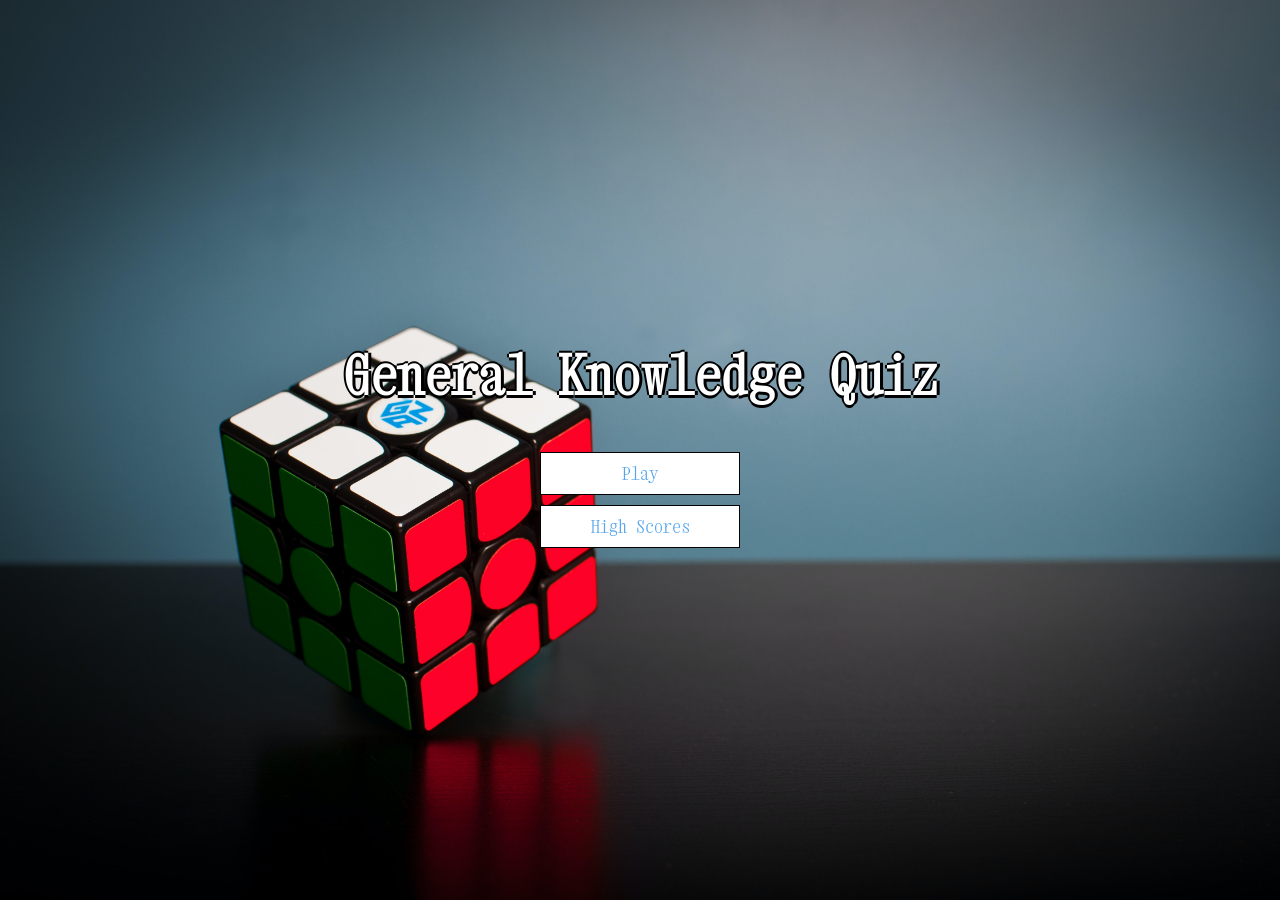
<file: index.html>
<!DOCTYPE html>
<html lang="en">
<head>
    <meta charset="UTF-8">
    <meta name="viewport" content="width=device-width, initial-scale=1.0">
    <title>Quiz Game</title>
    <!-- Favicon -->
    <link rel="apple-touch-icon" sizes="180x180" href="assets/images/favicon/apple-touch-icon.png">
    <link rel="icon" type="image/png" sizes="32x32" href="assets/images/favicon/favicon-32x32.png">
    <link rel="icon" type="image/png" sizes="16x16" href="assets/images/favicon/favicon-16x16.png">
    <!-- Link to external style sheet -->
    <link rel="stylesheet" type="text/css" href="assets/css/style.css" />
</head>
<body>
    <div class="container">
        <div id="home" class="flex-center flex-column">
            <h1>General Knowledge Quiz</h1>
            <a class="btn" href="choices.html">Play</a>
            <a class="btn" href="highscores.html">High Scores</a>

    </div>
    </div>
</body>
</html>
</file>
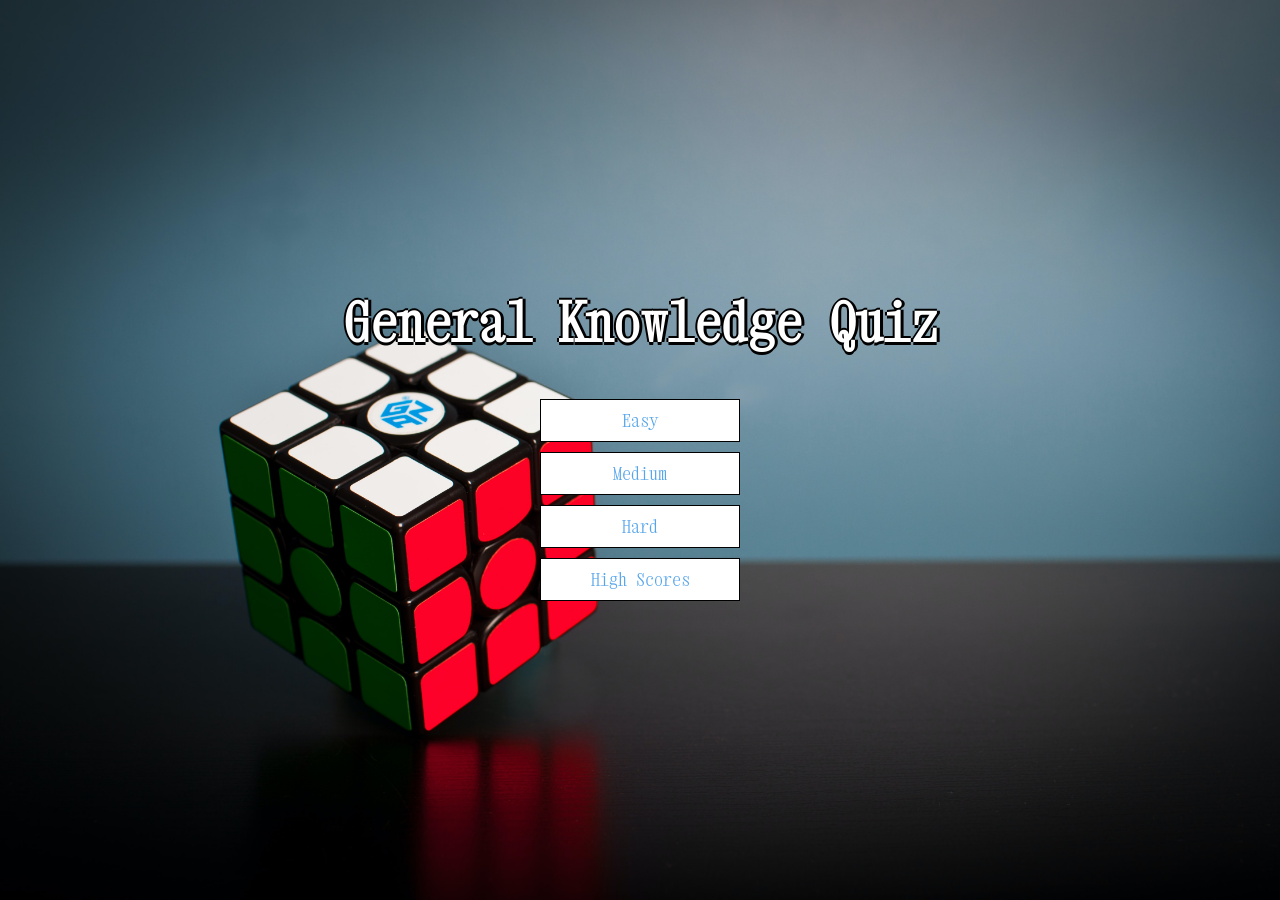
<file: choices.html>
<!DOCTYPE html>
<html lang="en">
<head>
    <meta charset="UTF-8">
    <meta name="viewport" content="width=device-width, initial-scale=1.0">
    <title>Quiz Game</title>
    <!-- Favicon -->
    <link rel="apple-touch-icon" sizes="180x180" href="assets/images/favicon/apple-touch-icon.png">
    <link rel="icon" type="image/png" sizes="32x32" href="assets/images/favicon/favicon-32x32.png">
    <link rel="icon" type="image/png" sizes="16x16" href="assets/images/favicon/favicon-16x16.png">
    <!-- Link to external style sheet -->
    <link rel="stylesheet" type="text/css" href="assets/css/style.css" />
</head>
<body>
    <div class="container">
        <div id="home" class="flex-center flex-column">
            <h1>General Knowledge Quiz</h1>
            <a class="btn" href="game.html">Easy</a>
            <a class="btn" href="game.html">Medium</a>
            <a class="btn" href="game.html">Hard</a>
            <a class="btn" href="highscores.html">High Scores</a>

    </div>
    </div>
</body>
</html>
</file>
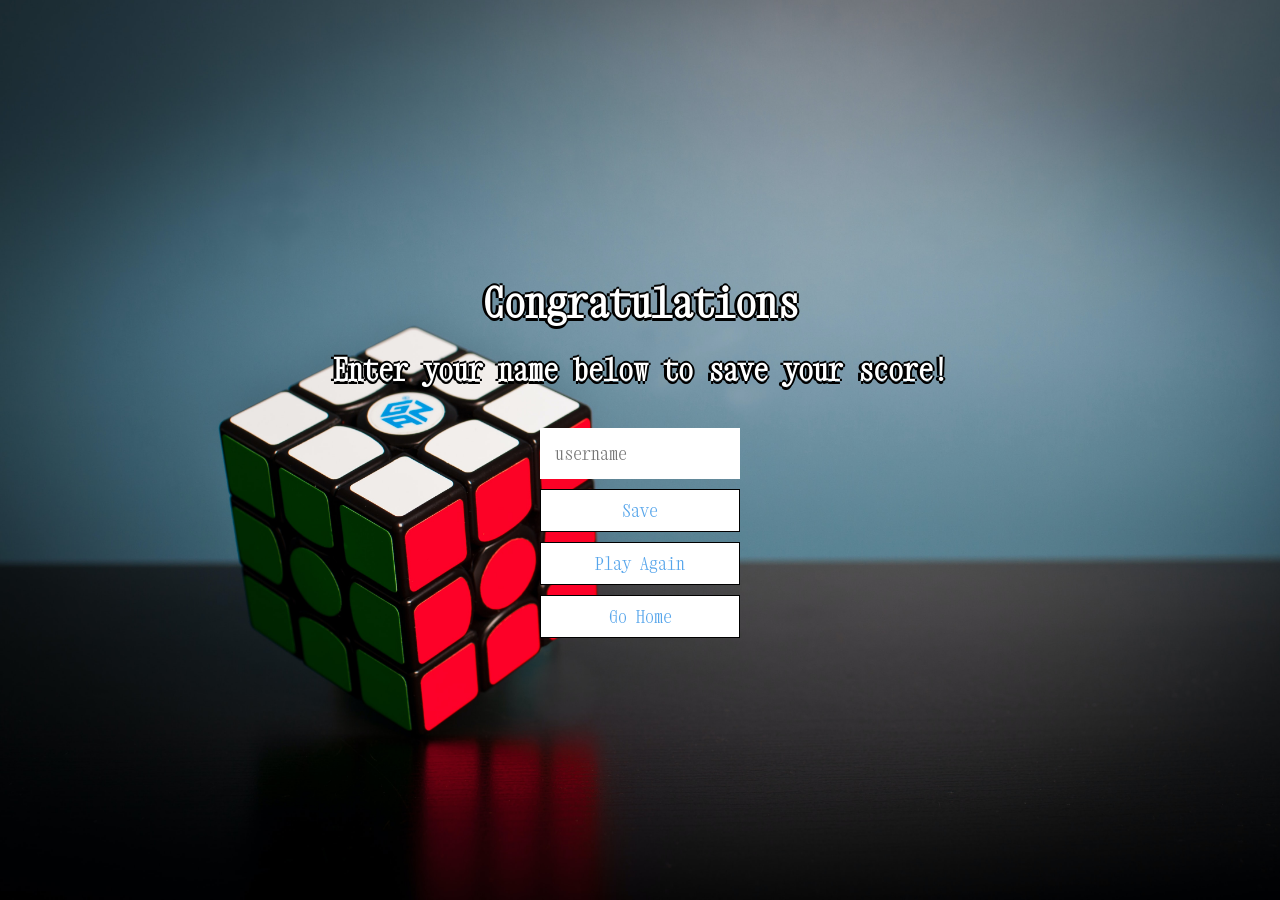
<file: end.html>
<!DOCTYPE html>
<html lang="en">
<head>
    <meta charset="UTF-8">
    <meta name="viewport" content="width=device-width, initial-scale=1.0">
    <title>Quiz Game | Congrats</title>
    <!-- Favicon -->
    <link rel="apple-touch-icon" sizes="180x180" href="assets/images/favicon/apple-touch-icon.png">
    <link rel="icon" type="image/png" sizes="32x32" href="assets/images/favicon/favicon-32x32.png">
    <link rel="icon" type="image/png" sizes="16x16" href="assets/images/favicon/favicon-16x16.png">
    <!-- Link to external style sheet -->
    <link rel="stylesheet" type="text/css" href="assets/css/style.css" />
</head>
<body>
    <div class="container">
        <div id="end" class="flex-center flex-column">
            <h1 id="finalScore">0</h1>
            <h2 id="congrats">Congratulations</h2>
            <h2 id ="end-text">Enter your name below to save your score!</h2>
            <form>
                <input type="text" name="username" id="username" placeholder="username"/>
                <button type="submit" class="btn" id="saveScoreBtn" onclick="saveHighScore(event)" disabled>Save</button>
            </form>
            <a class="btn" href="game.html">Play Again</a>
            <a class="btn" href="index.html">Go Home</a>

        </div>
    </div>
    <script src="assets/js/end.js"></script>
</body>
</html>
</file>
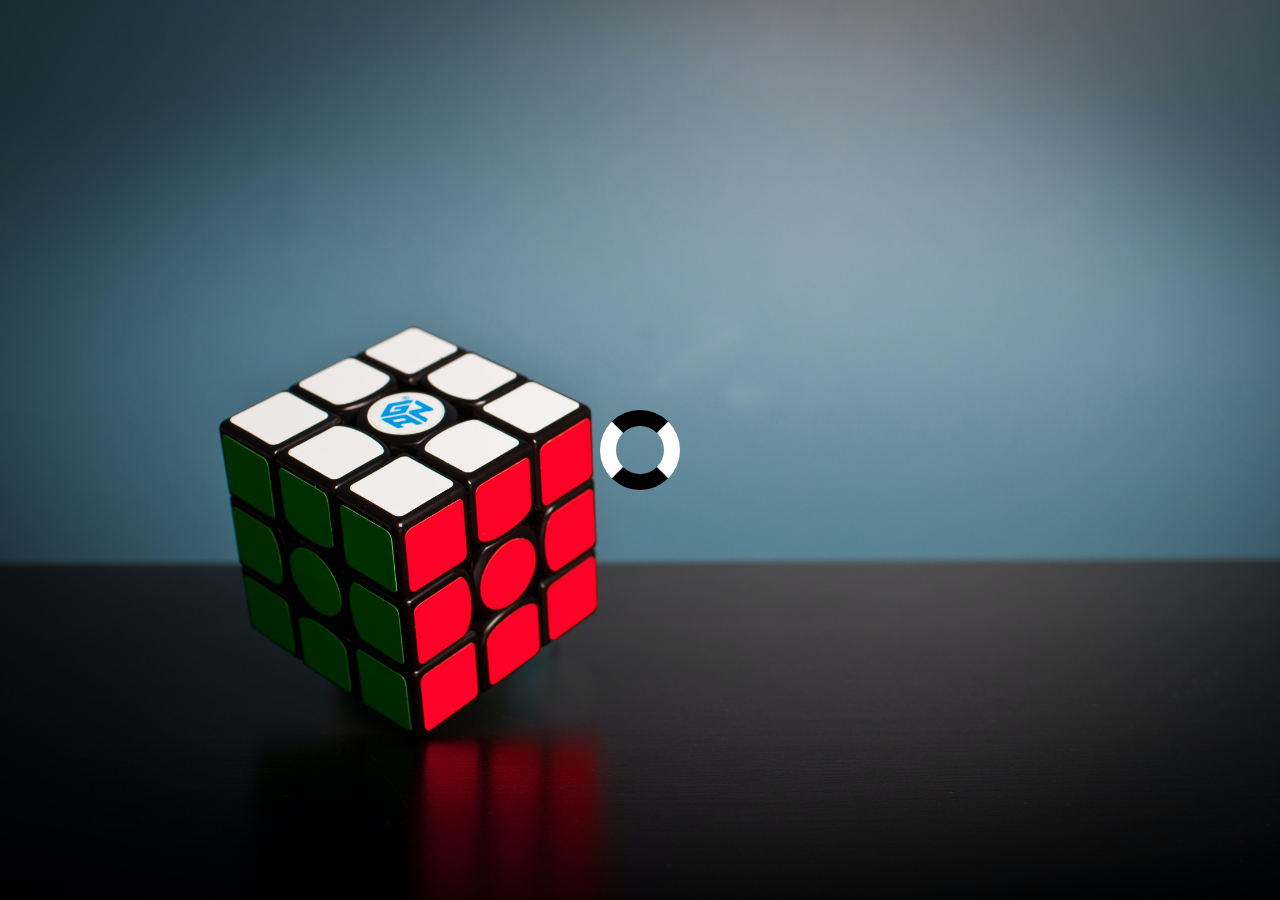
<file: game.html>
<!DOCTYPE html>
<html lang="en">
<head>
    <meta charset="UTF-8">
    <meta name="viewport" content="width=device-width, initial-scale=1.0">
    <title>Quiz Game | Play</title>
    <!-- Favicon -->
    <link rel="apple-touch-icon" sizes="180x180" href="assets/images/favicon/apple-touch-icon.png">
    <link rel="icon" type="image/png" sizes="32x32" href="assets/images/favicon/favicon-32x32.png">
    <link rel="icon" type="image/png" sizes="16x16" href="assets/images/favicon/favicon-16x16.png">
    <!-- Link to external style sheet -->
    <link rel="stylesheet" type="text/css" href="assets/css/style.css" />
</head>
<body>
    <div class="container">
      <div id="loader"></div>
      <div id="game" class="justify-center flex-column hidden">
          <div id="hud">
              <div id="hud-item">
                  <p class="hud-prefix">Score</p>
                  <h1 class="hud-main-text" id="score">0</h1>
              </div>
              <div id="hud-item-time">
                  <p class="hud-prefix">Time Left</p>
                  <h1 class="hud-main-text" id="time">10</h1>
              </div>
          </div>
        <h2 id="question"></h2>
        <div class="choice-container">
          <p class="choice-prefix">A</p>
          <p class="choice-text" data-number="1"></p>
        </div>
        <div class="choice-container">
          <p class="choice-prefix">B</p>
          <p class="choice-text" data-number="2"></p>
        </div>
        <div class="choice-container">
          <p class="choice-prefix">C</p>
          <p class="choice-text" data-number="3"></p>
        </div>
        <div class="choice-container">
          <p class="choice-prefix">D</p>
          <p class="choice-text" data-number="4"></p>
        </div>
        <div id="hud-item-bottom">
                  <p id="progressText" class="hud-prefix">Question</p>
                  <div id="progressBar">
                  <div id="progressBarFull"></div>
                  </div>
             </div>
      </div>
    </div>
    <script src="assets/js/game.js"></script>
</body>
</html>
</file>
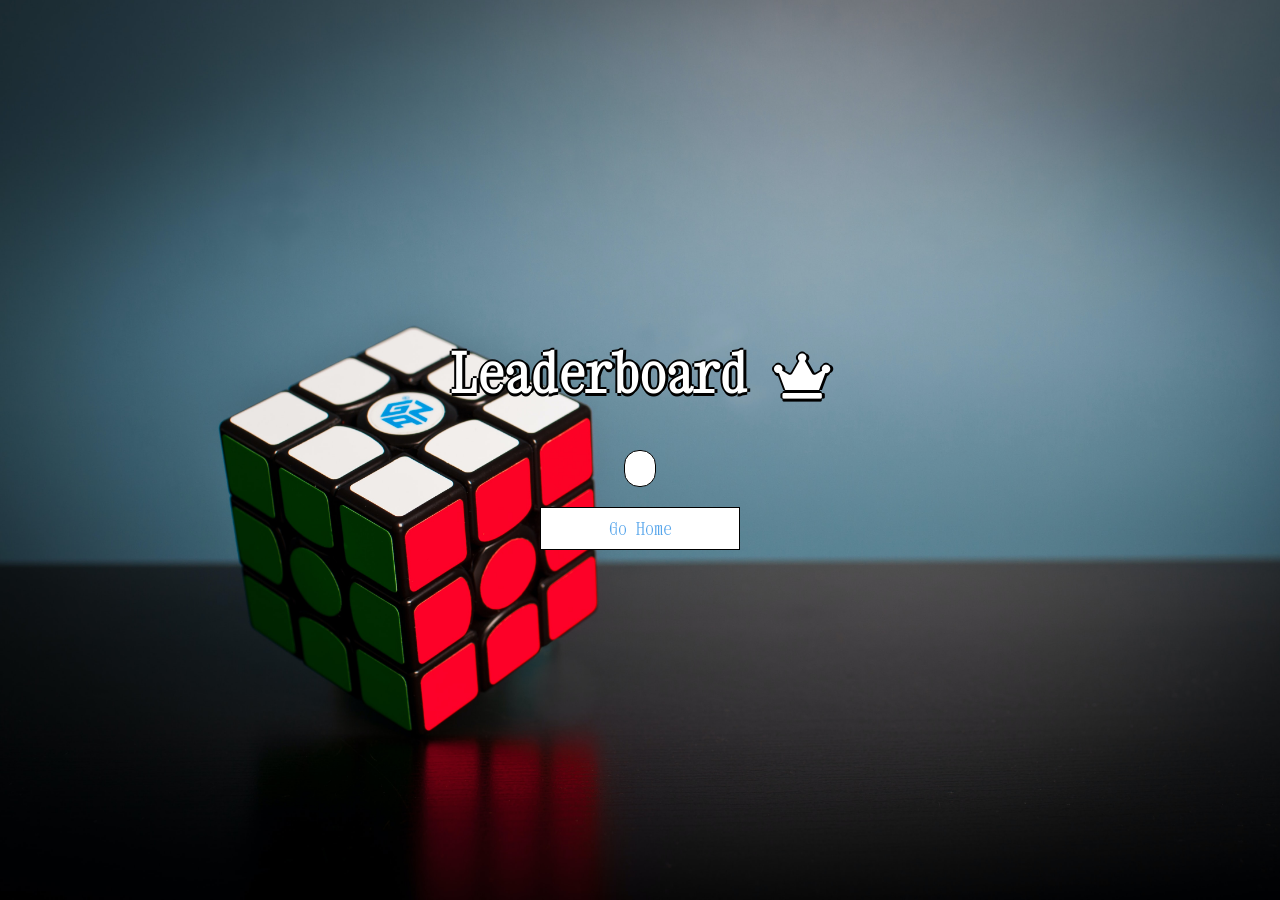
<file: highscores.html>
<!DOCTYPE html>
<html lang="en">
<head>
    <meta charset="UTF-8">
    <meta name="viewport" content="width=device-width, initial-scale=1.0">
    <title>Quiz Game | High Scores</title>
    <!-- Favicon -->
    <link rel="apple-touch-icon" sizes="180x180" href="assets/images/favicon/apple-touch-icon.png">
    <link rel="icon" type="image/png" sizes="32x32" href="assets/images/favicon/favicon-32x32.png">
    <link rel="icon" type="image/png" sizes="16x16" href="assets/images/favicon/favicon-16x16.png">
    <!-- Link to external style sheet -->
    <link rel="stylesheet" type="text/css" href="assets/css/style.css" />
    <!-- Font awesome -->
    <link rel="stylesheet" href="https://use.fontawesome.com/releases/v5.15.1/css/all.css" integrity="sha384-vp86vTRFVJgpjF9jiIGPEEqYqlDwgyBgEF109VFjmqGmIY/Y4HV4d3Gp2irVfcrp" crossorigin="anonymous">
</head>
<body>
    <div class="container">
        <div id="highscores" class="flex-center flex-column">
            <h1 id="finalscore">Leaderboard <i class="fas fa-crown"></i></h1>
            <div class="content">
            <ul id="highScoresList"></ul>
            </div>
            <a class="btn" href="index.html">Go Home</a>
        </div>
    </div>
    <script src="assets/js/highscores.js"></script>
</body>
</html>
</file>
<file: assets/css/style.css>
@import url('https://fonts.googleapis.com/css2?family=Xanh+Mono&display=swap');

/*--- Global ---*/
:root {
    font-size: 62.5%;
}

* {
  box-sizing: border-box;
  font-family: Xanh Mono, sans-serif;
  margin: 0;
  padding: 0;
  color: #000000;
}

body {
  background: url(../images/quiz-bk.jpg) no-repeat fixed;
  background-size: cover;
  position: relative;
}


h1 {
  font-size: 5.4rem;
  color: #ffffff;
  margin-bottom: 4.5rem;
  text-shadow: -2.5px 0 #000000, 0 2.5px #000000, 2.5px 0 #000000, 0 -2.5px #000000;
}


h2 {
  font-size: 4.2rem;
  color: #ffffff;
  margin-bottom: 4rem;
  font-weight: 700;text-shadow: -2.5px 0 #000000, 0 2.5px #000000, 2.5px 0 #000000, 0 -2.5px #000000;

}

#end-text {
    font-size: 3rem;
}

#congrats {
    margin-bottom: 2.5rem;
}

#finalScore {
    margin-bottom: 2.5rem;
}

/*--- Container ---*/
.container {
  width: 100vw;
  height: 100vh;
  display: flex;
  justify-content: center;
  align-items: center;
  max-width: 80rem;
  margin: 0 auto;
  padding: 2rem;
}

.container > * {
  width: 100%;
}

.flex-column {
  display: flex;
  flex-direction: column;
}

.flex-center {
  justify-content: center;
  align-items: center;
}

.justify-center {
  justify-content: center;
}

.text-center {
  text-align: center;
}

.hidden {
  display: none;
}

/*--- Buttons ---*/
.btn {
  font-size: 1.8rem;
  padding: 1rem 0;
  width: 20rem;
  text-align: center;
  border: 0.1rem solid #000000;
  margin-bottom: 1rem;
  text-decoration: none;
  color: #56a5eb;
  background-color: white;
}

.btn:hover {
  cursor: pointer;
  box-shadow: 0 0.4rem 1.4rem 0 rgba(86, 185, 235, 0.5);
  transform: translateY(-0.1rem);
  transition: transform 150ms;
}

/*--- Play-container ---*/
.choice-container {
  display: flex;
  margin-bottom: 0.5rem;
  width: 100%;
  font-size: 1.8rem;
  border: 0.1rem solid rgb(86, 165, 235, 0.25);
  background-color: white;
}

.choice-container:hover {
  cursor: pointer;
  box-shadow: 0 0.4rem 1.4rem 0 rgba(86, 185, 235, 0.5);
  transform: translateY(-0.1rem);
  transition: transform 150ms;
}

.choice-prefix {
  padding: 1.5rem 2.5rem;
  background-color: #56a5eb;
  color: white;
}

.choice-text {
  padding: 1.5rem;
  width: 100%;
}

.correct {
    background-color: green;
}

.incorrect {
    background-color: red;
}

/*--- Form ---*/
form {
    align-items: center;
    width: 100%;
    display: flex;
    flex-direction: column;
}

input {
    margin-bottom: 1rem;
    width: 20rem;
    padding: 1.5rem;
    font-size: 1.8rem;
    border: none;
}

/*--- hud ---*/
#hud {
  display: flex;
  justify-content: space-around;
}

.hud-prefix {
  text-align: center;
  font-size: 2.5rem;
  color: #ffffff;
  padding-top: 2.5rem;
  padding-bottom: .5rem;
}

.hud-main-text {
  text-align: center;
}

/*--- Progress bar ---*/
.hud-prefix-question {
    color: #ffffff;
    font-size: 2rem;
    align-self: flex-end
}

#progressBar {
    width: 40rem;
    height: 4rem;
    border: 0.3rem solid #ffffff;
    margin: auto;
    border-radius: 50px;
    overflow: hidden;
}

#progressBarFull {
    height: 3.4rem;
    background-color: #ffffff;
    width: 0%;
}



/*--- Font awesome icon ---*/
.fa-crown::before {
    font-size: 4.5rem;
    color: #ffffff;
}

/*--- High scores Box ---*/
#highScoresList {
  list-style: none;
  padding-left: 0;
  margin-bottom: .5rem;
  margin-top: .5rem;
}

.high-score {
  font-size: 2.8rem;
  margin-bottom: 0.5rem;
}

.high-score:hover {
  transform: scale(1.025);
}

.content {
  background: white;
  padding: 1.5rem;
  border-radius: 1.5rem;
  border-style: solid;
  border-color: black;
  border-width: 1px;
  margin-bottom: 2rem;
}

/*--- Loader ---*/
#loader {
  border: 1.6rem solid white;
  border-top: 1.6rem solid #000000;
  border-bottom: 16px solid #000000;
  border-radius: 50%;
  width: 8rem;
  height: 8rem;
  animation: spin 2s linear infinite;
}

@keyframes spin {
  0% {
    transform: rotate(0deg);
  }
  100% {
    transform: rotate(360deg);
  }
}

/*--- Media queries ---*/
@media screen and (max-width: 480px){
h1 {
    font-size: 4rem;
}
}

@media screen and (max-width: 480px){
.fa-crown::before {
    font-size: 4rem;
}
}
@media screen and (max-width: 480px){
#progressBar {
    width: 25rem;
    height: 4rem;
    overflow: hidden;
    font-size: 4rem;
}
}

@media screen and (max-width: 480px){
.hud-prefix {
   padding-top: 5rem;
   font-size: 1.5rem;
}
}

@media screen and (max-width: 480px){
h2 {
    font-size: 3rem;
}
}
</file>
